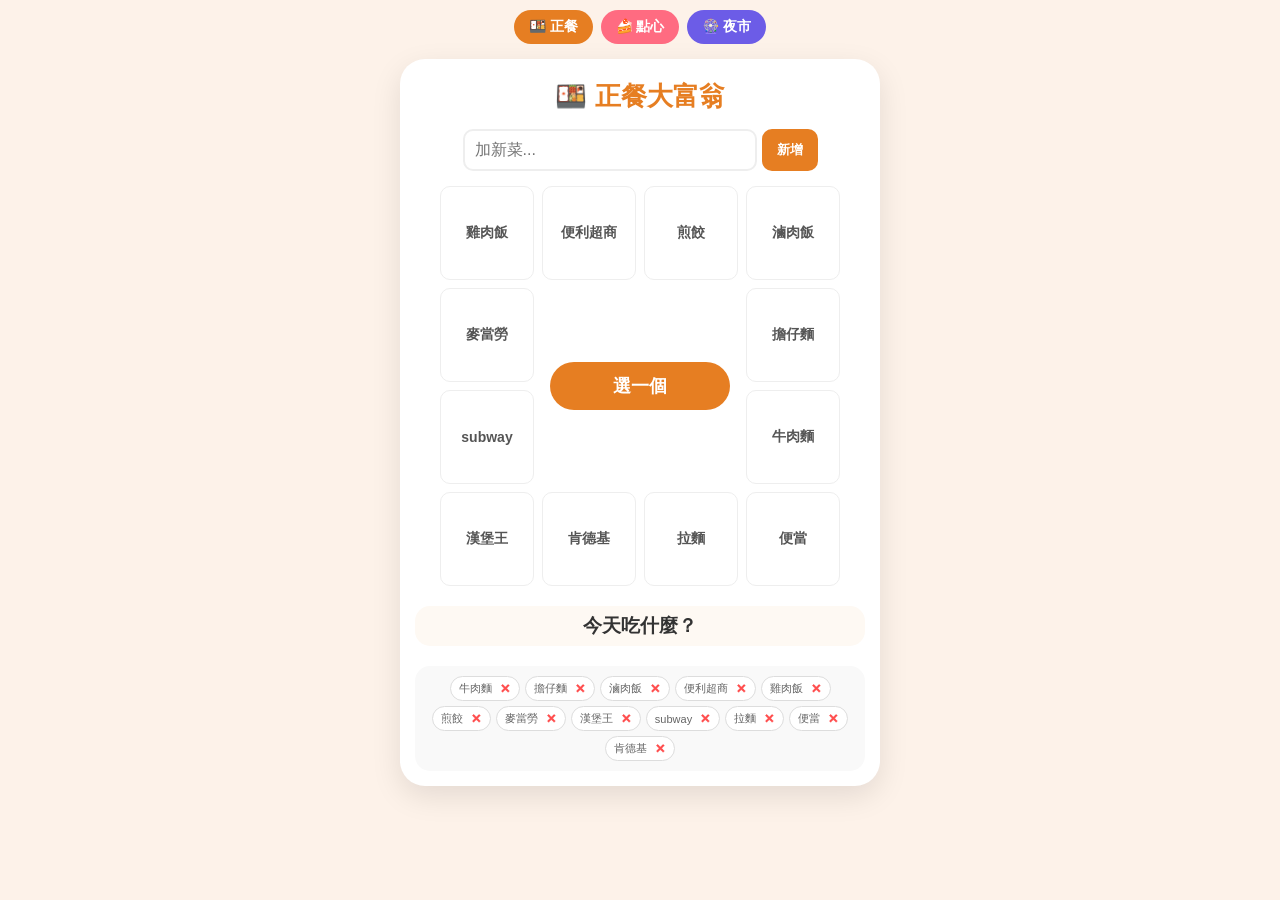
<file: index.html>
<!DOCTYPE html>
<html lang="zh-TW">
<head>
    <meta charset="UTF-8">
    <meta name="google-site-verification" content="SaUo4prDs1i9b4nH0MQn5nuv8mFdC-vCQ-PpF-QUgE0" />
    <meta name="viewport" content="width=device-width, initial-scale=1.0, maximum-scale=1.0, user-scalable=no">
    
    <!-- 🔍 SEO 強化標籤 -->
    <title>今天吃什麼？隨機美食決定器 | 跟著小K去散步</title>
    <meta name="description" content="KDC 旅遊生活工具箱：解決午晚餐煩惱的美食隨機產生器。內建大富翁與拉霸模式，支援自定義菜單與自動儲存功能。">
    <meta name="author" content="KDC-trip">

    <style>
        :root { --active-color: #e67e22; }
        .theme-meal { --active-color: #e67e22; background-color: #fdf2e9; }
        .theme-snack { --active-color: #ff6b81; background-color: #fff0f3; }
        .theme-night { --active-color: #6c5ce7; background-color: #f3f0ff; }
        body { display: flex; flex-direction: column; align-items: center; min-height: 100vh; margin: 0; font-family: sans-serif; padding: 10px; transition: 0.3s; box-sizing: border-box; }
        .nav { display: flex; flex-wrap: wrap; justify-content: center; gap: 8px; margin-bottom: 15px; width: 100%; }
        .nav button { padding: 8px 15px; border-radius: 20px; border: none; color: white; font-weight: bold; cursor: pointer; font-size: 14px; }
        .container { text-align: center; background: white; padding: 15px; border-radius: 25px; box-shadow: 0 10px 30px rgba(0,0,0,0.1); width: 100%; max-width: 480px; box-sizing: border-box; }
        h1 { color: var(--active-color); margin: 5px 0 15px; font-size: 1.6rem; }
        .controls { display: flex; justify-content: center; gap: 5px; margin-bottom: 15px; }
        input { padding: 10px; border: 2px solid #eee; border-radius: 10px; width: 60%; font-size: 16px; outline: none; }
        .add-btn { background-color: var(--active-color); color: white; border: none; padding: 10px 15px; border-radius: 10px; font-weight: bold; cursor: pointer; }
        
        /* 遊戲區域 */
        .game-view { width: 100%; aspect-ratio: 1/1; max-width: 400px; margin: 0 auto; position: relative; display: flex; align-items: center; justify-content: center; }
        .board-grid { display: grid; gap: 8px; width: 100%; height: 100%; }
        .cell { background: white; border: 1px solid #eee; border-radius: 10px; display: flex; align-items: center; justify-content: center; font-weight: bold; font-size: clamp(10px, 3.2vw, 14px); color: #555; text-align: center; padding: 2px; }
        .cell.active { background-color: #ffeb3b !important; border-color: var(--active-color) !important; color: var(--active-color) !important; transform: scale(1.05); z-index: 10; }
        .cell.special { border: 1px dashed #ff7675; color: #e74c3c; }
        .center-btn-area { position: absolute; top: 50%; left: 50%; transform: translate(-50%, -50%); z-index: 20; width: 45%; }
        .main-btn { width: 100%; padding: 12px 0; border-radius: 50px; border: none; background: var(--active-color); color: white; font-weight: bold; cursor: pointer; font-size: 1.1rem; }
        
        /* 拉霸機 */
        .slot-container { display: flex; align-items: center; justify-content: center; gap: 15px; width: 100%; height: 100%; }
        .slot-machine { background: #2d3436; border: 6px solid #636e72; border-radius: 20px; padding: 15px; width: 75%; box-shadow: inset 0 0 30px rgba(0,0,0,0.5); }
        .slot-window { width: 100%; height: 80px; background: white; border-radius: 10px; display: flex; align-items: center; justify-content: center; font-size: 1.2rem; font-weight: bold; color: #6c5ce7; text-align: center; }
        .lever-base { width: 18px; height: 110px; background: #333; border-radius: 8px; position: relative; cursor: pointer; border: 2px solid #555; }
        .lever-arm { width: 8px; height: 60px; background: #888; position: absolute; top: 5px; left: 50%; transform: translateX(-50%); transition: 0.3s; border-radius: 4px; }
        .lever-knob { width: 34px; height: 34px; background: radial-gradient(circle at 30% 30%, #ff4d4d, #b30000); border-radius: 50%; position: absolute; top: -22px; left: 50%; transform: translateX(-50%); }
        .lever-arm.pulling { top: 45px; height: 35px; }

        /* ✨ 結果顯示區域 (移動到中間) */
        #result-text { font-size: 1.2rem; font-weight: bold; margin: 20px 0; min-height: 40px; color: #333; display: flex; align-items: center; justify-content: center; border-radius: 15px; background: #fef9f3; }
        
        /* 清單區域 */
        .food-pool { margin-top: 15px; padding: 10px; background: #f9f9f9; border-radius: 15px; width: 100%; box-sizing: border-box; }
        .pool-list { display: flex; flex-wrap: wrap; justify-content: center; gap: 5px; }
        .pool-item { background: white; border: 1px solid #ddd; padding: 4px 8px; border-radius: 15px; font-size: 11px; color: #666; display: flex; align-items: center; gap: 5px; }
        .pool-item b { color: #ff4d4d; cursor: pointer; padding-left: 3px; }
    </style>
</head>
<body class="theme-meal">
    <div class="nav">
        <button style="background: #e67e22;" onclick="switchMode('meal')">🍱 正餐</button>
        <button style="background: #ff6b81;" onclick="switchMode('snack')">🍰 點心</button>
        <button style="background: #6c5ce7;" onclick="switchMode('night')">🎡 夜市</button>
    </div>
    <div class="container">
        <h1 id="title">🍱 正餐大富翁</h1>
        <div class="controls">
            <input type="text" id="foodInput" placeholder="加新菜..." onkeypress="if(event.key==='Enter') addFood()">
            <button class="add-btn" onclick="addFood()">新增</button>
        </div>

        <!-- 1. 遊戲格子區域 -->
        <div class="game-view" id="gameView"></div>

        <!-- 2. ✨ 結果顯示區域 (已移動到此) -->
        <div id="result-text">今天吃什麼？</div>

        <!-- 3. 自定義清單區域 (有叉叉那些) -->
        <div class="food-pool">
            <div id="poolList" class="pool-list"></div>
        </div>
    </div>

    <script>
        const defaultData = {
            meal: ["牛肉麵", "擔仔麵", "滷肉飯", "便利超商", "雞肉飯", "煎餃", "麥當勞", "漢堡王", "subway", "拉麵", "便當", "肯德基"],
            snack: ["雞蛋仔", "雞排", "地瓜球", "手搖飲", "可麗餅", "甜甜圈", "鬆餅", "豆花", "冰淇淋", "布丁", "泡芙"],
            night: ["臭豆腐", "蚵仔煎", "烤魷魚", "章魚燒", "骰子牛", "糖葫蘆", "滷味", "鹹酥雞", "胡椒餅"]
        };
        const fillers = ["下 1 格", "前 3 格", "再選一次"];
        let currentMode = 'meal', foods = [], gridContent = [], isRunning = false, currentIndex = 0;

        function init() {
            const savedData = localStorage.getItem('kdc_food_data');
            if (savedData) {
                const parsed = JSON.parse(savedData);
                foods = parsed[currentMode] ? [...parsed[currentMode]] : [...defaultData[currentMode]];
            } else {
                foods = [...defaultData[currentMode]];
            }
            refresh();
        }

        function saveToLocal() {
            const savedData = localStorage.getItem('kdc_food_data');
            let dataObj = savedData ? JSON.parse(savedData) : { ...defaultData };
            dataObj[currentMode] = foods;
            localStorage.setItem('kdc_food_data', JSON.stringify(dataObj));
        }

        function switchMode(m) {
            if(isRunning) return;
            currentMode = m; 
            const savedData = localStorage.getItem('kdc_food_data');
            if (savedData) {
                const parsed = JSON.parse(savedData);
                foods = parsed[m] ? [...parsed[m]] : [...defaultData[m]];
            } else {
                foods = [...defaultData[m]];
            }
            document.body.className = `theme-${m}`;
            document.getElementById('title').innerText = m==='meal'?"🍱 正餐大富翁":m==='snack'?"🍰 點心驚喜盒":"🎡 夜市拉霸機";
            document.getElementById('result-text').innerText = "今天吃什麼？";
            refresh();
        }

        function refresh() {
            const v = document.getElementById("gameView"); v.innerHTML = "";
            if (currentMode === 'night') {
                v.innerHTML = `<div class="slot-container"><div class="slot-machine"><div class="slot-window" id="slotOut">? ? ?</div></div><div class="lever-base" onclick="pull()"><div class="lever-arm" id="lArm"><div class="lever-knob"></div></div></div></div>`;
            } else {
                const b = document.createElement('div'); b.className = "board-grid";
                let n = 4; while ((4*n-4) < foods.length) n++;
                b.style.gridTemplateColumns = `repeat(${n}, 1fr)`;
                gridContent = [...foods].sort(()=>Math.random()-0.5);
                while (gridContent.length < (4*n-4)) gridContent.push(fillers[Math.floor(Math.random()*fillers.length)]);
                const path = [];
                for(let i=0;i<n;i++) path.push({r:1,c:i+1});
                for(let i=2;i<n;i++) path.push({r:i,c:n});
                for(let i=n;i>=1;i--) path.push({r:n,c:i});
                for(let i=n-1;i>=2;i--) path.push({r:i,c:1});
                gridContent.forEach((t, i) => {
                    const d = document.createElement('div'); d.className = 'cell'+(fillers.includes(t)?' special':'');
                    d.id = `cell-${i}`; d.innerText = t; d.style.gridRow = path[i].r; d.style.gridColumn = path[i].c;
                    b.appendChild(d);
                });
                v.appendChild(b);
                const c = document.createElement('div'); c.className="center-btn-area";
                c.innerHTML=`<button class="main-btn" onclick="goGrid()">選一個</button>`;
                v.appendChild(c);
            }
            const p = document.getElementById("poolList"); p.innerHTML = "";
            foods.forEach((f, i) => { const s = document.createElement("span"); s.className="pool-item"; s.innerHTML=`${f} <b onclick="del(${i})">✕</b>`; p.appendChild(s); });
        }

        function addFood() { 
            const i = document.getElementById("foodInput"); 
            if(i.value.trim()){ 
                foods.push(i.value.trim()); 
                i.value = ""; 
                saveToLocal();
                refresh(); 
            } 
        }

        function del(idx) { 
            foods.splice(idx, 1); 
            saveToLocal();
            refresh(); 
        }

        function displayFinalResult(name) {
            const res = document.getElementById('result-text');
            if (fillers.includes(name)) {
                res.innerHTML = `命運安排：<span style="color:#e74c3c; margin-left:10px;">${name}</span>`;
            } else {
                res.innerHTML = `今天就吃：<b style="color:var(--active-color); font-size: 1.6rem; margin-left: 10px;">${name}</b>`;
            }
        }

        function goGrid() {
            if(isRunning || foods.length === 0) return;
            isRunning = true;
            document.getElementById('result-text').innerText = "命運轉動中...";
            let steps = 15 + Math.floor(Math.random()*10), count = 0;
            const timer = setInterval(() => {
                document.querySelectorAll('.cell').forEach(c => c.classList.remove('active'));
                currentIndex = (currentIndex + 1) % gridContent.length;
                const activeCell = document.getElementById(`cell-${currentIndex}`);
                if(activeCell) activeCell.classList.add('active');
                count++;
                if(count >= steps) {
                    clearInterval(timer);
                    isRunning = false;
                    displayFinalResult(gridContent[currentIndex]);
                }
            }, 100);
        }

        function pull() {
            if(isRunning || foods.length === 0) return;
            isRunning = true;
            const arm = document.getElementById('lArm'), out = document.getElementById('slotOut');
            arm.classList.add('pulling');
            setTimeout(() => arm.classList.remove('pulling'), 300);
            let count = 0;
            const timer = setInterval(() => {
                out.innerText = foods[Math.floor(Math.random()*foods.length)];
                count++;
                if(count > 15) {
                    clearInterval(timer);
                    isRunning = false;
                    displayFinalResult(out.innerText);
                }
            }, 80);
        }

        init();
    </script>
</body>
</html>
</file>
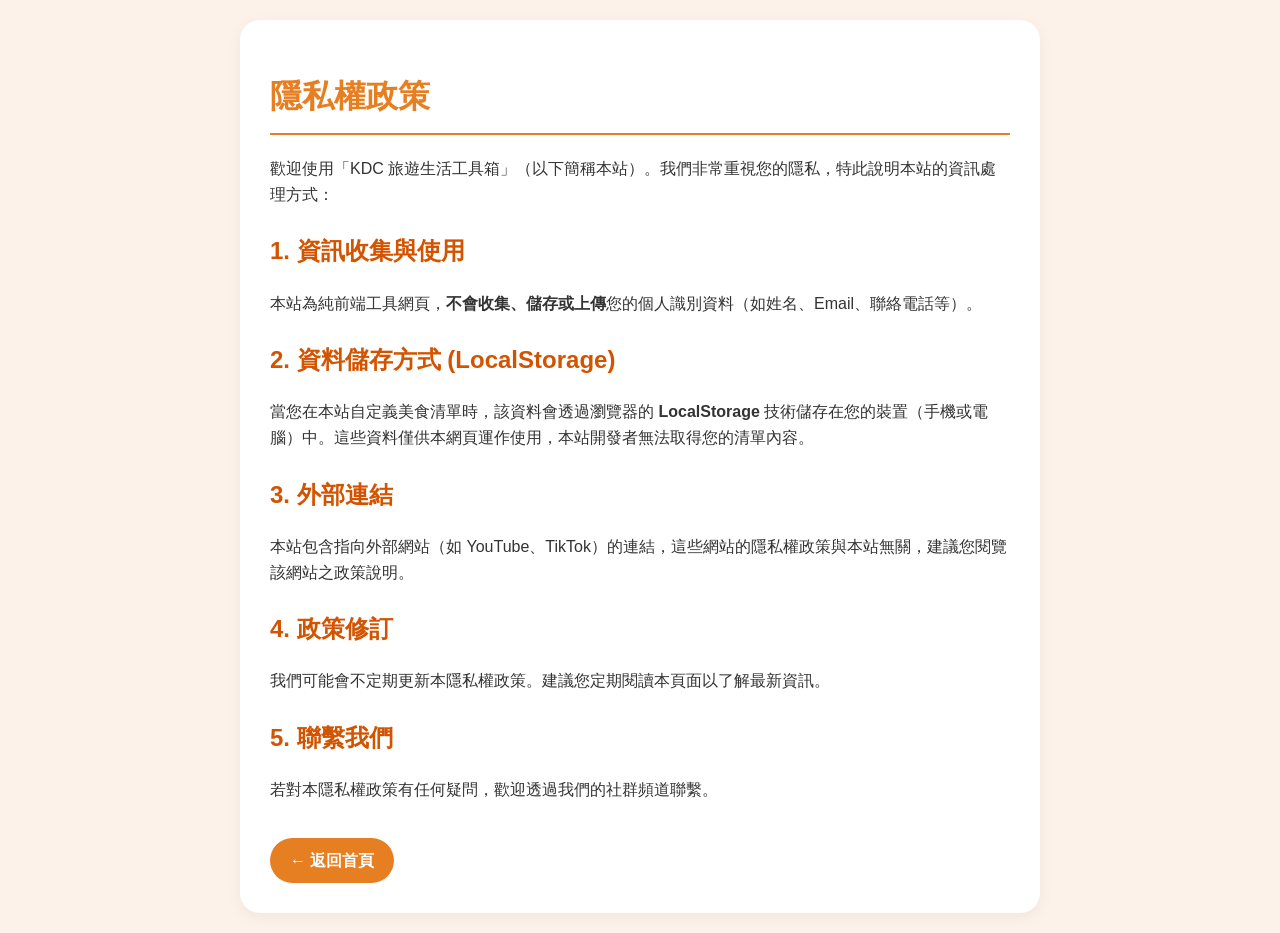
<file: privacy.html>
<!DOCTYPE html>
<html lang="zh-TW">
<head>
    <meta charset="UTF-8">
    <meta name="viewport" content="width=device-width, initial-scale=1.0">
    <title>隱私權政策 | KDC 旅遊生活工具箱</title>
    <style>
        body { font-family: sans-serif; line-height: 1.6; color: #333; max-width: 800px; margin: 0 auto; padding: 20px; background: #fdf2e9; }
        .card { background: white; padding: 30px; border-radius: 20px; box-shadow: 0 4px 15px rgba(0,0,0,0.05); }
        h1 { color: #e67e22; border-bottom: 2px solid #e67e22; padding-bottom: 10px; }
        h2 { color: #d35400; margin-top: 25px; }
        p { margin-bottom: 15px; }
        .back-btn { display: inline-block; margin-top: 20px; padding: 10px 20px; background: #e67e22; color: white; text-decoration: none; border-radius: 50px; font-weight: bold; }
    </style>
</head>
<body>
    <div class="card">
        <h1>隱私權政策</h1>
        <p>歡迎使用「KDC 旅遊生活工具箱」（以下簡稱本站）。我們非常重視您的隱私，特此說明本站的資訊處理方式：</p>

        <h2>1. 資訊收集與使用</h2>
        <p>本站為純前端工具網頁，<b>不會收集、儲存或上傳</b>您的個人識別資料（如姓名、Email、聯絡電話等）。</p>

        <h2>2. 資料儲存方式 (LocalStorage)</h2>
        <p>當您在本站自定義美食清單時，該資料會透過瀏覽器的 <b>LocalStorage</b> 技術儲存在您的裝置（手機或電腦）中。這些資料僅供本網頁運作使用，本站開發者無法取得您的清單內容。</p>

        <h2>3. 外部連結</h2>
        <p>本站包含指向外部網站（如 YouTube、TikTok）的連結，這些網站的隱私權政策與本站無關，建議您閱覽該網站之政策說明。</p>

        <h2>4. 政策修訂</h2>
        <p>我們可能會不定期更新本隱私權政策。建議您定期閱讀本頁面以了解最新資訊。</p>

        <h2>5. 聯繫我們</h2>
        <p>若對本隱私權政策有任何疑問，歡迎透過我們的社群頻道聯繫。</p>

        <a href="index.html" class="back-btn">← 返回首頁</a>
    </div>
</body>
</html>
</file>
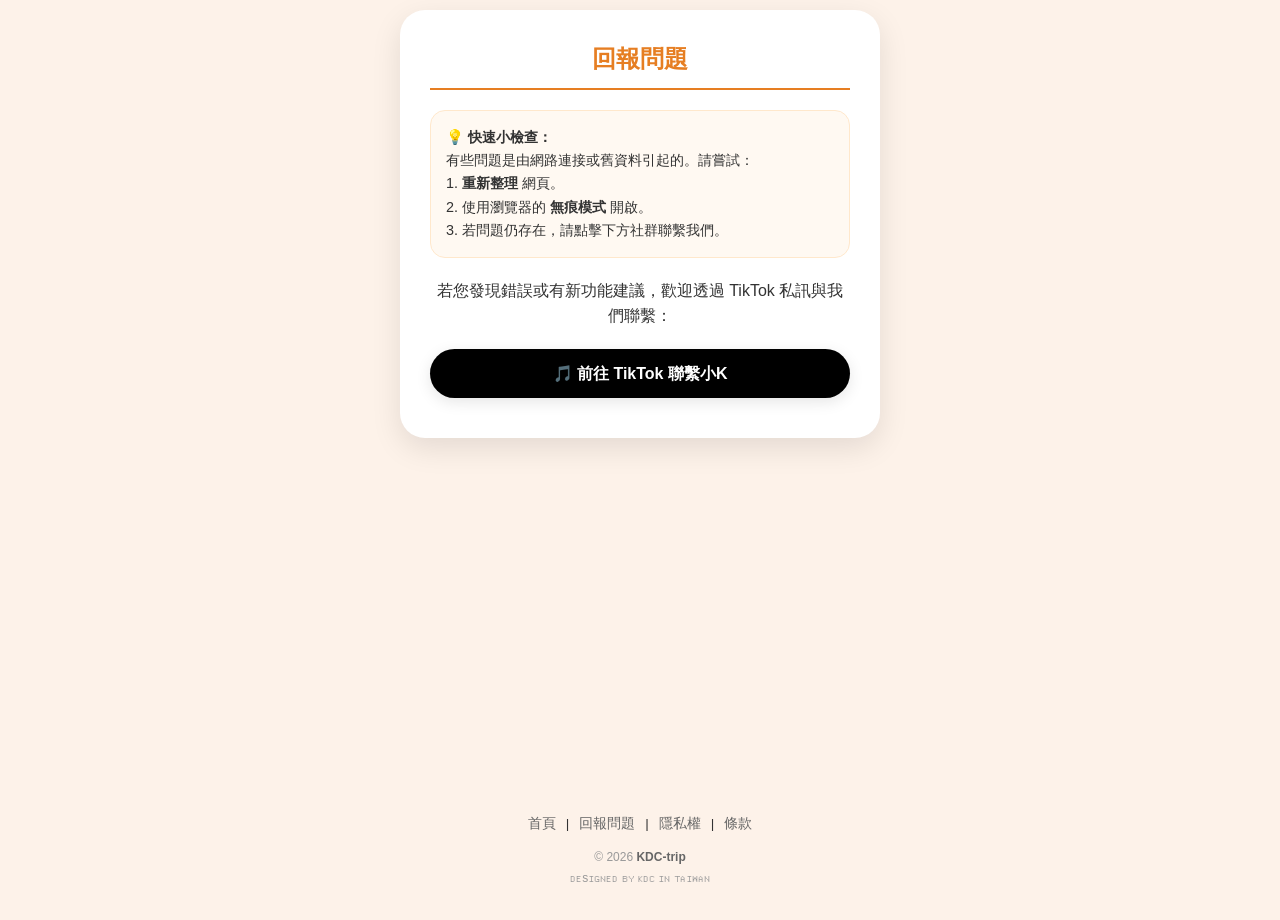
<file: report.html>
<!DOCTYPE html>
<html lang="zh-TW">
<head>
    <meta charset="UTF-8">
    <meta name="viewport" content="width=device-width, initial-scale=1.0">
    <title>回報問題 | KDC 旅遊生活工具箱</title>
    <style>
        :root { --active-color: #e67e22; }
        body { font-family: sans-serif; line-height: 1.6; color: #333; margin: 0; padding: 10px; background: #fdf2e9; display: flex; flex-direction: column; align-items: center; min-height: 100vh; }
        .container { background: white; padding: 30px; border-radius: 25px; box-shadow: 0 10px 30px rgba(0,0,0,0.1); width: 100%; max-width: 480px; box-sizing: border-box; text-align: center; }
        h1 { color: var(--active-color); border-bottom: 2px solid var(--active-color); padding-bottom: 10px; font-size: 1.5rem; margin-top: 0; }
        .tips { background: #fff9f2; padding: 15px; border-radius: 15px; border: 1px solid #ffe8cc; margin: 20px 0; text-align: left; font-size: 0.9rem; }
        .btn-social { display: block; margin: 20px 0 10px; padding: 12px; border-radius: 50px; text-decoration: none; font-weight: bold; color: white; transition: 0.3s; box-shadow: 0 4px 15px rgba(0,0,0,0.1); }
        .tt-btn { background: #000000; }
        .btn-social:active { transform: scale(0.95); }
        
        footer { margin-top: auto; padding: 30px 10px 20px; text-align: center; width: 100%; max-width: 480px; }
        .footer-links { margin-bottom: 12px; display: flex; flex-wrap: wrap; justify-content: center; gap: 10px; font-size: 0.85rem; }
        .footer-links a { color: #666; text-decoration: none; }
        .footer-copy { color: #999; font-size: 0.75rem; line-height: 1.8; }
        .footer-copy b { color: #666; }
    </style>
</head>
<body>
    <div class="container">
        <h1>回報問題</h1>
        
        <div class="tips">
            <b>💡 快速小檢查：</b><br>
            有些問題是由網路連接或舊資料引起的。請嘗試：<br>
            1. <b>重新整理</b> 網頁。<br>
            2. 使用瀏覽器的 <b>無痕模式</b> 開啟。<br>
            3. 若問題仍存在，請點擊下方社群聯繫我們。
        </div>

        <p>若您發現錯誤或有新功能建議，歡迎透過 TikTok 私訊與我們聯繫：</p>
      
        <a href="https://www.tiktok.com/@dc_trip777?_r=1&_t=ZS-95XEBv7QKhR" class="btn-social tt-btn" target="_blank">
            🎵 前往 TikTok 聯繫小K
        </a>
    </div>

    <footer>
        <div class="footer-links">
            <a href="index.html">首頁</a> |
            <a href="report.html">回報問題</a> |
            <a href="privacy.html">隱私權</a> |
            <a href="terms.html">條款</a>
        </div>
        <div class="footer-copy">
            © 2026 <b>KDC-trip</b><br>
            ᴅᴇsɪɢɴᴇᴅ ʙʏ ᴋᴅᴄ ɪɴ ᴛᴀɪᴡᴀɴ
        </div>
    </footer>
</body>
</html>
</file>
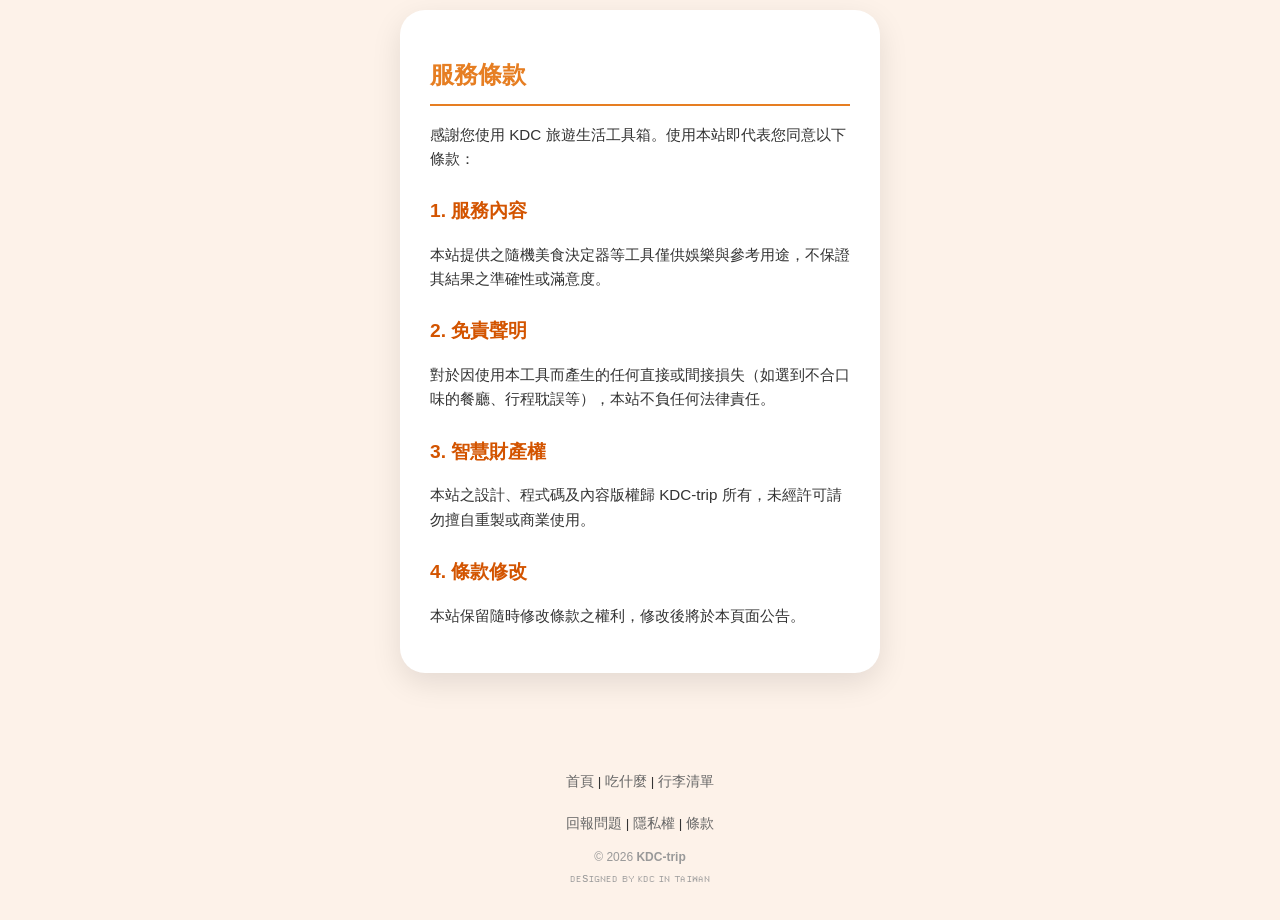
<file: terms.html>
<!DOCTYPE html>
<html lang="zh-TW">
<head>
    <meta charset="UTF-8">
    <meta name="viewport" content="width=device-width, initial-scale=1.0">
    <title>服務條款 | KDC 旅遊生活工具箱</title>
    <style>
        :root { --active-color: #e67e22; }
        body { font-family: sans-serif; line-height: 1.6; color: #333; margin: 0; padding: 10px; background: #fdf2e9; display: flex; flex-direction: column; align-items: center; min-height: 100vh; }
        .container { background: white; padding: 30px; border-radius: 25px; box-shadow: 0 10px 30px rgba(0,0,0,0.1); width: 100%; max-width: 480px; box-sizing: border-box; }
        h1 { color: var(--active-color); border-bottom: 2px solid var(--active-color); padding-bottom: 10px; font-size: 1.5rem; }
        h2 { color: #d35400; margin-top: 25px; font-size: 1.2rem; }
        p { margin-bottom: 15px; font-size: 0.95rem; }

        footer { margin-top: auto; padding: 30px 10px 20px; text-align: center; width: 100%; max-width: 480px; }
        .footer-links { margin-bottom: 12px; display: flex; flex-wrap: wrap; justify-content: center; gap: 10px; font-size: 0.85rem; }
        .footer-links a { color: #666; text-decoration: none; }
        .footer-copy { color: #999; font-size: 0.75rem; line-height: 1.8; }
    </style>
</head>
<body>
    <div class="container">
        <h1>服務條款</h1>
        <p>感謝您使用 KDC 旅遊生活工具箱。使用本站即代表您同意以下條款：</p>

        <h2>1. 服務內容</h2>
        <p>本站提供之隨機美食決定器等工具僅供娛樂與參考用途，不保證其結果之準確性或滿意度。</p>

        <h2>2. 免責聲明</h2>
        <p>對於因使用本工具而產生的任何直接或間接損失（如選到不合口味的餐廳、行程耽誤等），本站不負任何法律責任。</p>

        <h2>3. 智慧財產權</h2>
        <p>本站之設計、程式碼及內容版權歸 KDC-trip 所有，未經許可請勿擅自重製或商業使用。</p>

        <h2>4. 條款修改</h2>
        <p>本站保留隨時修改條款之權利，修改後將於本頁面公告。</p>
    </div>

    <!-- 專業分行頁腳 -->
    <footer>
        <div class="footer-links">
            <!-- 第一行：核心功能 -->
            <div style="width: 100%; margin-bottom: 10px;">
                <a href="index.html">首頁</a> |
                <a href="index.html">吃什麼</a> |
                <a href="travel-list.html">行李清單</a>
            </div>
            <!-- 第二行：資訊回報 -->
            <div style="width: 100%;">
                <a href="report.html">回報問題</a> |
                <a href="privacy.html">隱私權</a> |
                <a href="terms.html">條款</a>
            </div>
        </div>
        <div class="footer-copy">
            © 2026 <b>KDC-trip</b><br>
            ᴅᴇsɪɢɴᴇᴅ ʙʏ ᴋᴅᴄ ɪɴ ᴛᴀɪᴡᴀɴ
        </div>
    </footer>

</body>
</html>
</file>
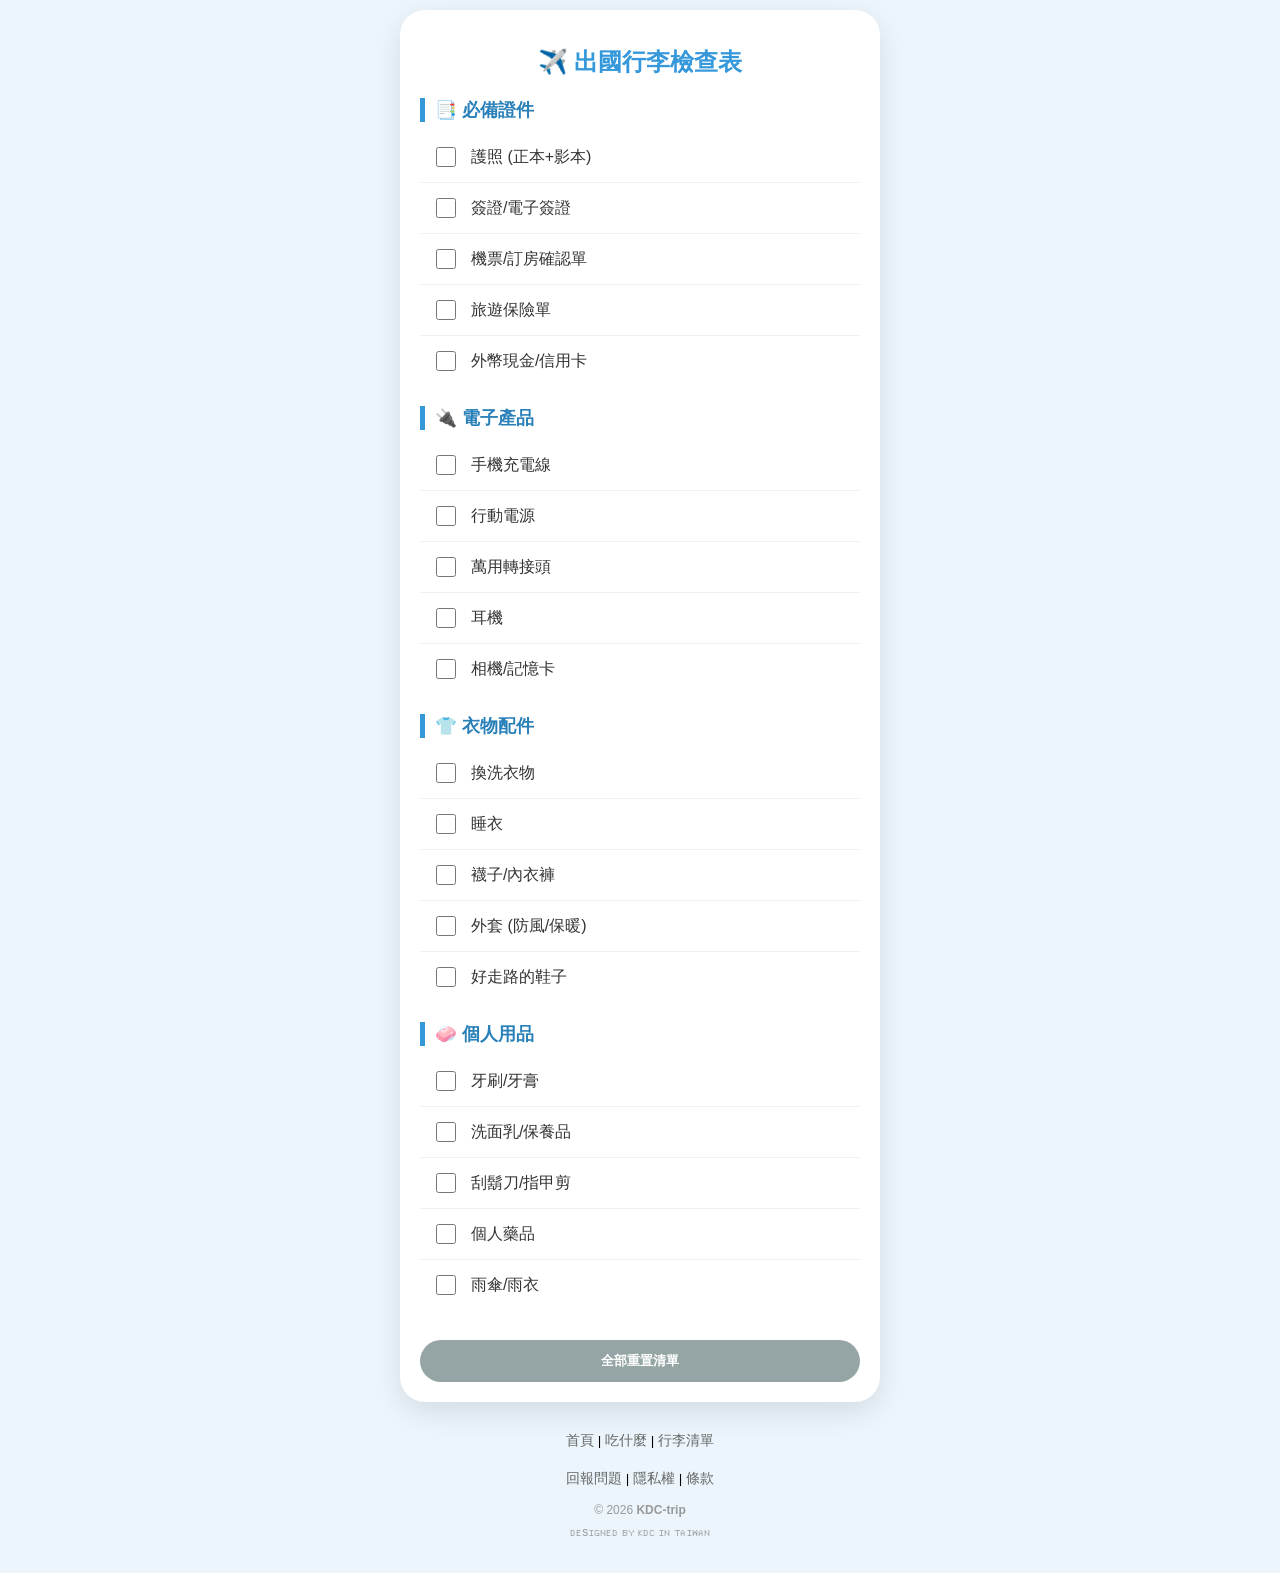
<file: travel-list.html>
<!DOCTYPE html>
<html lang="zh-TW">
<head>
    <meta charset="UTF-8">
    <meta name="viewport" content="width=device-width, initial-scale=1.0, maximum-scale=1.0, user-scalable=no">
    <title>出國行李清單 | KDC 旅遊生活工具箱</title>
    <style>
        :root { --active-color: #3498db; --bg-color: #ebf5fb; }
        body { font-family: sans-serif; background: var(--bg-color); margin: 0; padding: 10px; display: flex; flex-direction: column; align-items: center; min-height: 100vh; }
        
        .container { width: 100%; max-width: 480px; background: white; padding: 20px; border-radius: 25px; box-shadow: 0 10px 30px rgba(0,0,0,0.1); box-sizing: border-box; }
        h1 { color: var(--active-color); text-align: center; margin-bottom: 20px; font-size: 1.5rem; }
        
        .category { margin-bottom: 20px; }
        .cat-title { font-weight: bold; color: #2980b9; border-left: 5px solid var(--active-color); padding-left: 10px; margin-bottom: 10px; font-size: 1.1rem; }
        
        .item-list { list-style: none; padding: 0; margin: 0; }
        .item { display: flex; align-items: center; padding: 12px; border-bottom: 1px solid #f0f0f0; cursor: pointer; transition: 0.2s; }
        .item:last-child { border-bottom: none; }
        .item input[type="checkbox"] { width: 20px; height: 20px; margin-right: 15px; cursor: pointer; }
        .item span { font-size: 1rem; color: #333; }
        
        /* 打勾後的樣式 */
        .item.checked span { color: #bdc3c7; text-decoration: line-through; }
        .item.checked { background: #fafafa; }

        .reset-btn { width: 100%; padding: 12px; background: #95a5a6; color: white; border: none; border-radius: 50px; font-weight: bold; cursor: pointer; margin-top: 10px; }

        footer { margin-top: auto; padding: 30px 10px 20px; text-align: center; width: 100%; max-width: 480px; }
        .footer-links { margin-bottom: 12px; display: flex; flex-wrap: wrap; justify-content: center; gap: 10px; font-size: 0.85rem; }
        .footer-links a { color: #666; text-decoration: none; }
        .footer-copy { color: #999; font-size: 0.75rem; line-height: 1.8; }
    </style>
</head>
<body>
    <div class="container">
        <h1>✈️ 出國行李檢查表</h1>
        
        <div id="list-content">
            <!-- 由 JS 生成內容 -->
        </div>

        <button class="reset-btn" onclick="resetList()">全部重置清單</button>
    </div>

       <!-- 專業分行頁腳 -->
    <footer>
        <div class="footer-links">
            <!-- 第一行：核心功能 -->
            <div style="width: 100%; margin-bottom: 10px;">
                <a href="index.html">首頁</a> |
                <a href="index.html">吃什麼</a> |
                <a href="travel-list.html">行李清單</a>
            </div>
            <!-- 第二行：資訊回報 -->
            <div style="width: 100%;">
                <a href="report.html">回報問題</a> |
                <a href="privacy.html">隱私權</a> |
                <a href="terms.html">條款</a>
            </div>
        </div>
        <div class="footer-copy">
            © 2026 <b>KDC-trip</b><br>
            ᴅᴇsɪɢɴᴇᴅ ʙʏ ᴋᴅᴄ ɪɴ ᴛᴀɪᴡᴀɴ
        </div>
    </footer>


    <script>
        // 預設清單
        const defaultList = [
            { cat: "📑 必備證件", items: ["護照 (正本+影本)", "簽證/電子簽證", "機票/訂房確認單", "旅遊保險單", "外幣現金/信用卡"] },
            { cat: "🔌 電子產品", items: ["手機充電線", "行動電源", "萬用轉接頭", "耳機", "相機/記憶卡"] },
            { cat: "👕 衣物配件", items: ["換洗衣物", "睡衣", "襪子/內衣褲", "外套 (防風/保暖)", "好走路的鞋子"] },
            { cat: "🧼 個人用品", items: ["牙刷/牙膏", "洗面乳/保養品", "刮鬍刀/指甲剪", "個人藥品", "雨傘/雨衣"] }
        ];

        let userProgress = JSON.parse(localStorage.getItem('kdc_travel_list')) || {};

        function render() {
            const container = document.getElementById('list-content');
            container.innerHTML = "";

            defaultList.forEach(group => {
                const catDiv = document.createElement('div');
                catDiv.className = 'category';
                catDiv.innerHTML = `<div class="cat-title">${group.cat}</div>`;
                
                const ul = document.createElement('ul');
                ul.className = 'item-list';

                group.items.forEach(itemName => {
                    const isChecked = userProgress[itemName] ? 'checked' : '';
                    const li = document.createElement('li');
                    li.className = `item ${isChecked}`;
                    li.innerHTML = `
                        <input type="checkbox" ${isChecked ? 'checked' : ''}>
                        <span>${itemName}</span>
                    `;
                    li.onclick = () => toggleItem(itemName);
                    ul.appendChild(li);
                });

                catDiv.appendChild(ul);
                container.appendChild(catDiv);
            });
        }

        function toggleItem(name) {
            userProgress[name] = !userProgress[name];
            localStorage.setItem('kdc_travel_list', JSON.stringify(userProgress));
            render();
        }

        function resetList() {
            if(confirm("確定要重置所有勾選項目嗎？")) {
                userProgress = {};
                localStorage.removeItem('kdc_travel_list');
                render();
            }
        }

        render();
    </script>
</body>
</html>
</file>
